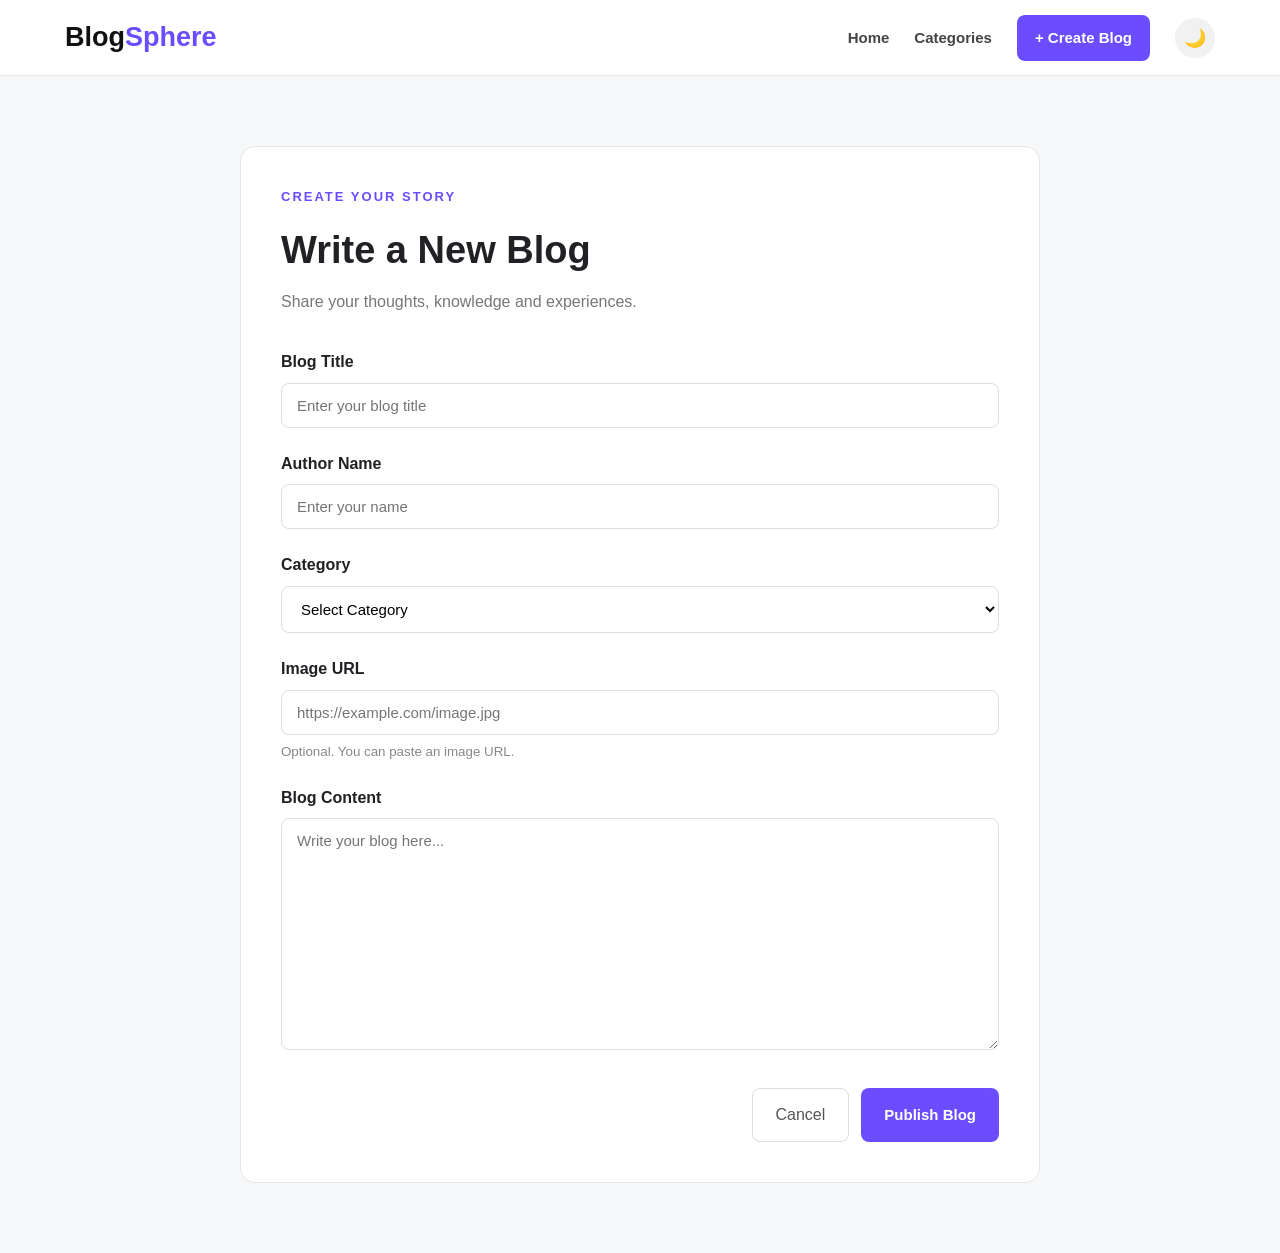
<file: create.html>
<!DOCTYPE html>
<html lang="en">

<head>

    <meta charset="UTF-8">

    <meta
        name="viewport"
        content="width=device-width, initial-scale=1.0"
    >

    <title>Create Blog - BlogSphere</title>

    <link rel="stylesheet" href="style.css">

</head>


<body>


    <!-- Navigation -->
    <header class="navbar">

        <div class="container nav-container">

            <a href="index.html" class="logo">
                Blog<span>Sphere</span>
            </a>

            <nav>

                <a href="index.html">
                    Home
                </a>

                <a href="index.html#categories">
                    Categories
                </a>

                <a href="create.html" class="create-btn">
                    + Create Blog
                </a>

                <button
                    id="themeBtn"
                    class="theme-btn"
                >
                    🌙
                </button>

            </nav>

        </div>

    </header>


    <!-- Create Blog -->
    <main class="create-page">

        <div class="form-container">

            <div class="form-header">

                <p class="section-label">
                    CREATE YOUR STORY
                </p>

                <h1>
                    Write a New Blog
                </h1>

                <p>
                    Share your thoughts, knowledge and experiences.
                </p>

            </div>


            <form id="blogForm">


                <!-- Title -->
                <div class="form-group">

                    <label for="title">
                        Blog Title
                    </label>

                    <input
                        type="text"
                        id="title"
                        placeholder="Enter your blog title"
                        required
                    >

                </div>


                <!-- Author -->
                <div class="form-group">

                    <label for="author">
                        Author Name
                    </label>

                    <input
                        type="text"
                        id="author"
                        placeholder="Enter your name"
                        required
                    >

                </div>


                <!-- Category -->
                <div class="form-group">

                    <label for="category">
                        Category
                    </label>

                    <select id="category" required>

                        <option value="">
                            Select Category
                        </option>

                        <option value="Technology">
                            Technology
                        </option>

                        <option value="Travel">
                            Travel
                        </option>

                        <option value="Lifestyle">
                            Lifestyle
                        </option>

                        <option value="Education">
                            Education
                        </option>

                        <option value="Business">
                            Business
                        </option>

                    </select>

                </div>


                <!-- Image -->
                <div class="form-group">

                    <label for="image">
                        Image URL
                    </label>

                    <input
                        type="url"
                        id="image"
                        placeholder="https://example.com/image.jpg"
                    >

                    <small>
                        Optional. You can paste an image URL.
                    </small>

                </div>


                <!-- Content -->
                <div class="form-group">

                    <label for="content">
                        Blog Content
                    </label>

                    <textarea
                        id="content"
                        rows="12"
                        placeholder="Write your blog here..."
                        required
                    ></textarea>

                </div>


                <!-- Buttons -->
                <div class="form-buttons">

                    <a
                        href="index.html"
                        class="cancel-btn"
                    >
                        Cancel
                    </a>

                    <button
                        type="submit"
                        class="main-btn"
                    >
                        Publish Blog
                    </button>

                </div>

            </form>

        </div>

    </main>


    <script src="script.js"></script>

</body>
</html>
</file>
<file: style.css>
/* =========================================
   GLOBAL
========================================= */

* {
    margin: 0;
    padding: 0;
    box-sizing: border-box;
}

html {
    scroll-behavior: smooth;
}

body {
    font-family: Arial, Helvetica, sans-serif;
    background: #f7f8fa;
    color: #202124;
    line-height: 1.6;
    transition: 0.3s;
}

.container {
    width: 90%;
    max-width: 1150px;
    margin: auto;
}

a {
    text-decoration: none;
    color: inherit;
}

button,
input,
textarea,
select {
    font-family: inherit;
}


/* =========================================
   NAVBAR
========================================= */

.navbar {
    background: white;
    border-bottom: 1px solid #e8e8e8;
    position: sticky;
    top: 0;
    z-index: 1000;
}

.nav-container {
    height: 75px;

    display: flex;
    align-items: center;
    justify-content: space-between;
}

.logo {
    font-size: 27px;
    font-weight: 800;
    color: #111;
}

.logo span {
    color: #6c4cff;
}

nav {
    display: flex;
    align-items: center;
    gap: 25px;
}

nav a {
    font-size: 15px;
    font-weight: 600;
    color: #444;
}

nav a:hover {
    color: #6c4cff;
}

.create-btn {
    background: #6c4cff;
    color: white !important;
    padding: 11px 18px;
    border-radius: 8px;
}

.create-btn:hover {
    background: #5538df;
}

.theme-btn {
    border: none;
    background: #f1f1f1;
    width: 40px;
    height: 40px;
    border-radius: 50%;
    cursor: pointer;
    font-size: 18px;
}


/* =========================================
   HERO
========================================= */

.hero {
    background:
        linear-gradient(
            135deg,
            #f0ecff,
            #ffffff
        );

    padding: 100px 0;
}

.hero-content {
    max-width: 1150px;
}

.hero-small,
.section-label {
    color: #6c4cff;
    font-size: 13px;
    font-weight: 800;
    letter-spacing: 2px;
    margin-bottom: 12px;
}

.hero h1 {
    font-size: 58px;
    line-height: 1.1;
    max-width: 750px;
    margin-bottom: 25px;
}

.hero h1 span {
    color: #6c4cff;
}

.hero p {
    max-width: 650px;
    color: #666;
    font-size: 18px;
    margin-bottom: 30px;
}

.main-btn {
    display: inline-block;
    background: #6c4cff;
    color: white;
    border: none;
    padding: 13px 23px;
    border-radius: 8px;
    cursor: pointer;
    font-size: 15px;
    font-weight: 700;
}

.main-btn:hover {
    background: #5538df;
}


/* =========================================
   SEARCH
========================================= */

.search-section {
    padding: 35px 0 10px;
}

#searchInput {
    width: 100%;
    padding: 17px 20px;
    border: 1px solid #ddd;
    border-radius: 10px;
    font-size: 16px;
    outline: none;
    background: white;
}

#searchInput:focus {
    border-color: #6c4cff;
}


/* =========================================
   CATEGORIES
========================================= */

.categories {
    padding: 35px 0;
}

.categories h2 {
    margin-bottom: 18px;
}

.category-buttons {
    display: flex;
    gap: 10px;
    flex-wrap: wrap;
}

.category-buttons button {
    border: 1px solid #ddd;
    background: white;
    padding: 9px 18px;
    border-radius: 30px;
    cursor: pointer;
}

.category-buttons button:hover {
    background: #6c4cff;
    color: white;
    border-color: #6c4cff;
}


/* =========================================
   BLOG SECTION
========================================= */

.section-heading {
    display: flex;
    align-items: center;
    justify-content: space-between;
    margin: 30px 0;
}

.section-heading h2 {
    font-size: 32px;
}

#blogCount {
    color: #777;
}

.blog-grid {
    display: grid;
    grid-template-columns:
        repeat(3, 1fr);

    gap: 25px;

    padding-bottom: 80px;
}


/* =========================================
   BLOG CARD
========================================= */

.blog-card {
    background: white;
    border-radius: 14px;
    overflow: hidden;
    border: 1px solid #e8e8e8;
    transition: 0.25s;
}

.blog-card:hover {
    transform: translateY(-5px);
    box-shadow:
        0 15px 35px rgba(0, 0, 0, 0.08);
}

.blog-image {
    width: 100%;
    height: 210px;
    object-fit: cover;
    display: block;
}

.blog-card-content {
    padding: 22px;
}

.category {
    display: inline-block;
    background: #eeeaff;
    color: #6c4cff;
    padding: 5px 10px;
    border-radius: 20px;
    font-size: 12px;
    font-weight: 700;
    margin-bottom: 12px;
}

.blog-card h3 {
    font-size: 21px;
    line-height: 1.3;
    margin-bottom: 10px;
}

.blog-card p {
    color: #666;
    font-size: 14px;
}

.blog-info {
    margin-top: 17px;
    padding-top: 15px;
    border-top: 1px solid #eee;

    display: flex;
    justify-content: space-between;

    font-size: 13px;
    color: #777;
}

.card-actions {
    display: flex;
    gap: 8px;
    margin-top: 15px;
}

.read-btn {
    flex: 1;
    text-align: center;
    background: #6c4cff;
    color: white;
    padding: 9px;
    border-radius: 7px;
    font-size: 14px;
}

.delete-btn {
    border: none;
    background: #ffe8e8;
    color: #d33;
    padding: 9px 13px;
    border-radius: 7px;
    cursor: pointer;
}


/* =========================================
   NO BLOGS
========================================= */

.no-blogs {
    display: none;
    text-align: center;
    padding: 80px 0;
}

.no-blogs h3 {
    font-size: 25px;
    margin-bottom: 10px;
}

.no-blogs p {
    color: #777;
    margin-bottom: 20px;
}


/* =========================================
   CREATE PAGE
========================================= */

.create-page {
    padding: 70px 20px;
}

.form-container {
    max-width: 800px;
    margin: auto;
    background: white;
    padding: 40px;
    border-radius: 15px;
    border: 1px solid #e5e5e5;
}

.form-header {
    margin-bottom: 35px;
}

.form-header h1 {
    font-size: 38px;
    margin-bottom: 8px;
}

.form-header p:last-child {
    color: #777;
}

.form-group {
    margin-bottom: 23px;
}

.form-group label {
    display: block;
    font-weight: 700;
    margin-bottom: 8px;
}

.form-group input,
.form-group textarea,
.form-group select {
    width: 100%;
    border: 1px solid #ddd;
    padding: 13px 15px;
    border-radius: 8px;
    outline: none;
    background: white;
    font-size: 15px;
}

.form-group input:focus,
.form-group textarea:focus,
.form-group select:focus {
    border-color: #6c4cff;
}

.form-group textarea {
    resize: vertical;
}

.form-group small {
    display: block;
    color: #888;
    margin-top: 6px;
}

.form-buttons {
    display: flex;
    justify-content: flex-end;
    gap: 12px;
    margin-top: 30px;
}

.cancel-btn {
    border: 1px solid #ddd;
    padding: 13px 23px;
    border-radius: 8px;
    color: #555;
}


/* =========================================
   POST PAGE
========================================= */

.post-page {
    max-width: 850px;
    margin: auto;
    padding: 70px 20px;
}

.post-hero-image {
    width: 100%;
    max-height: 500px;
    object-fit: cover;
    border-radius: 15px;
    margin: 25px 0;
}

.post-title {
    font-size: 48px;
    line-height: 1.15;
    margin: 15px 0;
}

.post-meta {
    color: #777;
    font-size: 14px;
}

.post-content {
    margin-top: 35px;
    font-size: 18px;
    line-height: 1.9;
    white-space: pre-wrap;
}

.post-actions {
    display: flex;
    gap: 10px;
    margin-top: 35px;
}

.like-btn {
    border: none;
    background: #ffe8ed;
    color: #e84363;
    padding: 11px 18px;
    border-radius: 8px;
    cursor: pointer;
    font-weight: 700;
}

.back-btn {
    display: inline-block;
    margin-top: 30px;
    color: #6c4cff;
    font-weight: 700;
}


/* =========================================
   FOOTER
========================================= */

footer {
    background: #151515;
    color: white;
    padding-top: 50px;
}

.footer-content {
    display: grid;
    grid-template-columns: 2fr 1fr;
    gap: 50px;
    padding-bottom: 45px;
}

.footer-content h2 {
    margin-bottom: 12px;
}

.footer-content p {
    color: #aaa;
    max-width: 450px;
}

.footer-content h3 {
    margin-bottom: 15px;
}

.footer-content a {
    display: block;
    color: #aaa;
    margin-bottom: 8px;
}

.footer-content a:hover {
    color: white;
}

.copyright {
    text-align: center;
    border-top: 1px solid #333;
    padding: 20px;
    color: #888;
    font-size: 13px;
}


/* =========================================
   DARK MODE
========================================= */

body.dark {
    background: #111318;
    color: #f2f2f2;
}

body.dark .navbar {
    background: #191b20;
    border-color: #292c32;
}

body.dark .logo {
    color: white;
}

body.dark nav a {
    color: #ddd;
}

body.dark .hero {
    background:
        linear-gradient(
            135deg,
            #1c1930,
            #111318
        );
}

body.dark .hero p {
    color: #bbb;
}

body.dark #searchInput,
body.dark .category-buttons button,
body.dark .blog-card,
body.dark .form-container,
body.dark .form-group input,
body.dark .form-group textarea,
body.dark .form-group select {
    background: #191b20;
    color: white;
    border-color: #30333a;
}

body.dark .blog-card p,
body.dark #blogCount,
body.dark .form-header p,
body.dark .post-meta {
    color: #aaa;
}

body.dark .blog-info {
    border-color: #30333a;
}

body.dark .theme-btn {
    background: #30333a;
}


/* =========================================
   RESPONSIVE
========================================= */

@media (max-width: 900px) {

    .blog-grid {
        grid-template-columns:
            repeat(2, 1fr);
    }

    .hero h1 {
        font-size: 48px;
    }

}


@media (max-width: 650px) {

    .nav-container {
        height: auto;
        padding: 15px 0;
        flex-direction: column;
        gap: 15px;
    }

    nav {
        gap: 12px;
        flex-wrap: wrap;
        justify-content: center;
    }

    nav a {
        font-size: 13px;
    }

    .hero {
        padding: 70px 0;
    }

    .hero h1 {
        font-size: 40px;
    }

    .blog-grid {
        grid-template-columns: 1fr;
    }

    .section-heading {
        align-items: flex-start;
        flex-direction: column;
        gap: 10px;
    }

    .form-container {
        padding: 25px;
    }

    .form-header h1 {
        font-size: 30px;
    }

    .post-title {
        font-size: 35px;
    }

    .footer-content {
        grid-template-columns: 1fr;
    }

}
</file>
